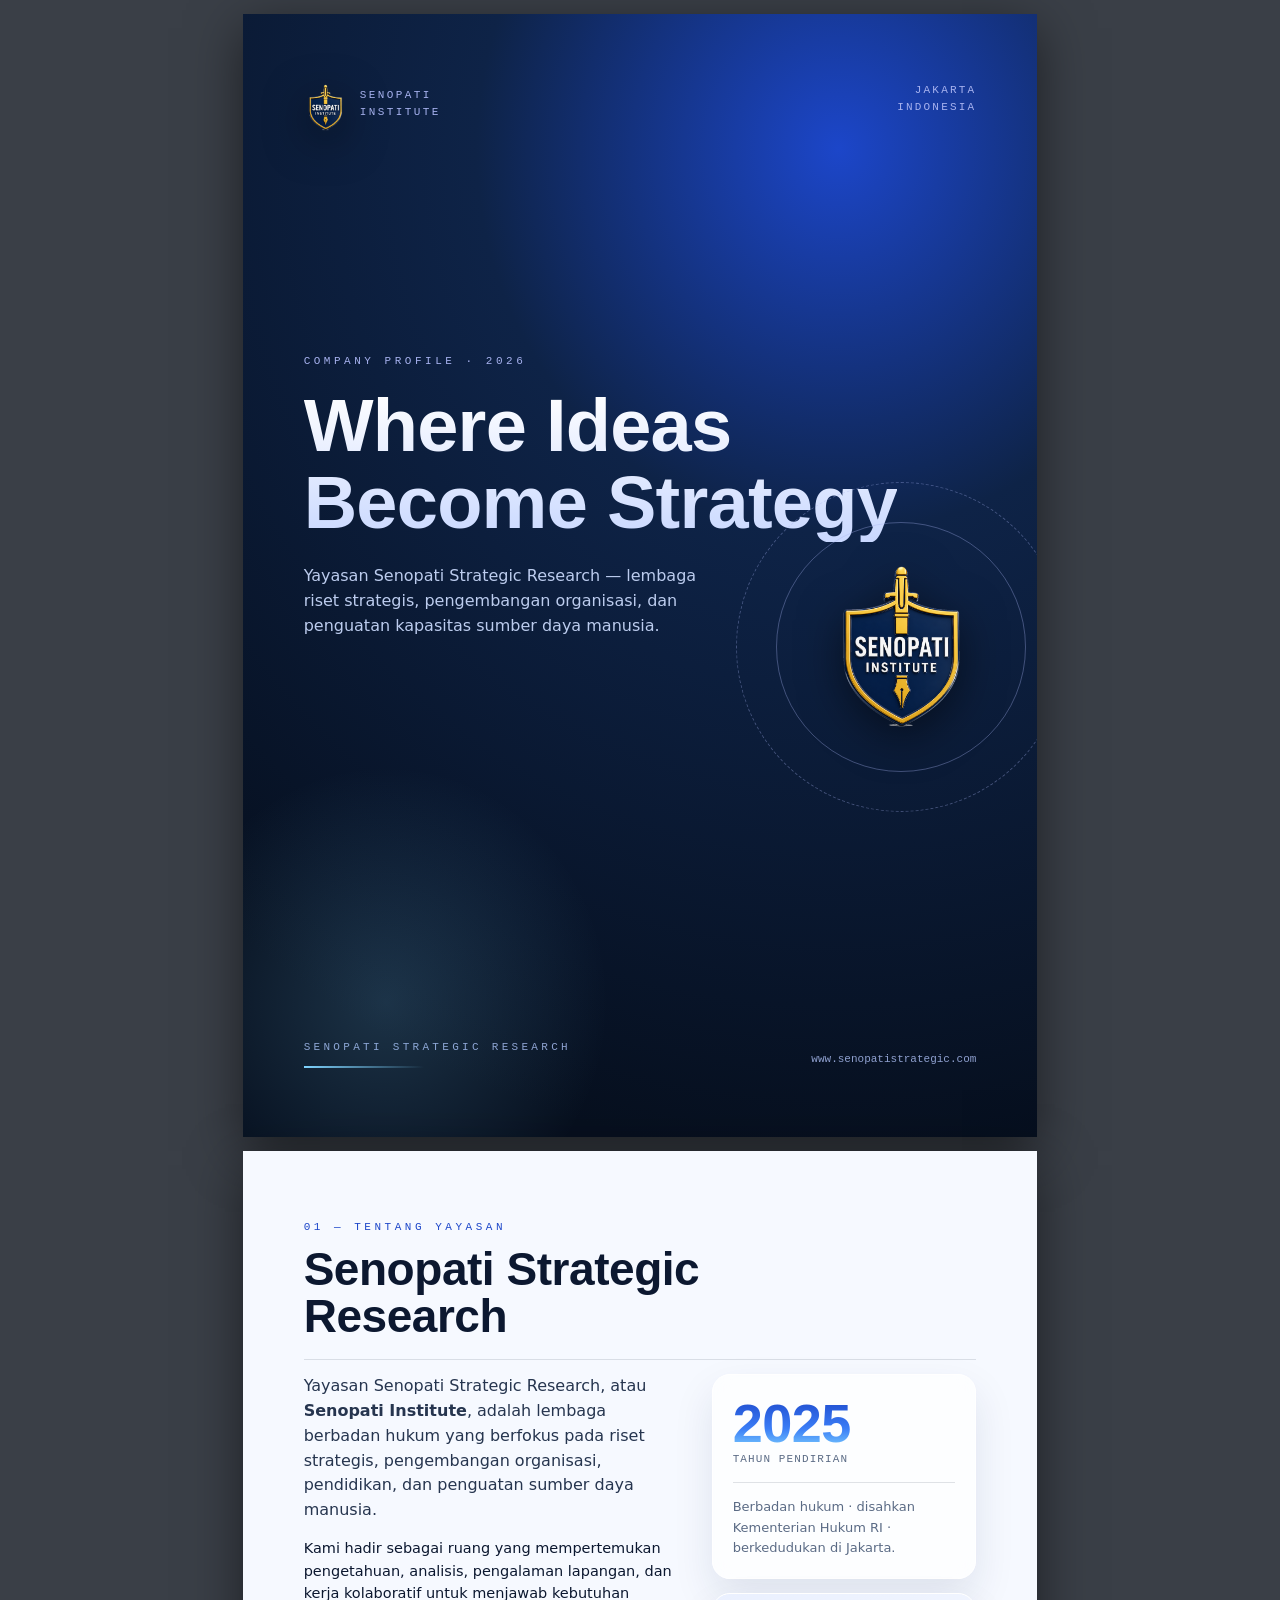
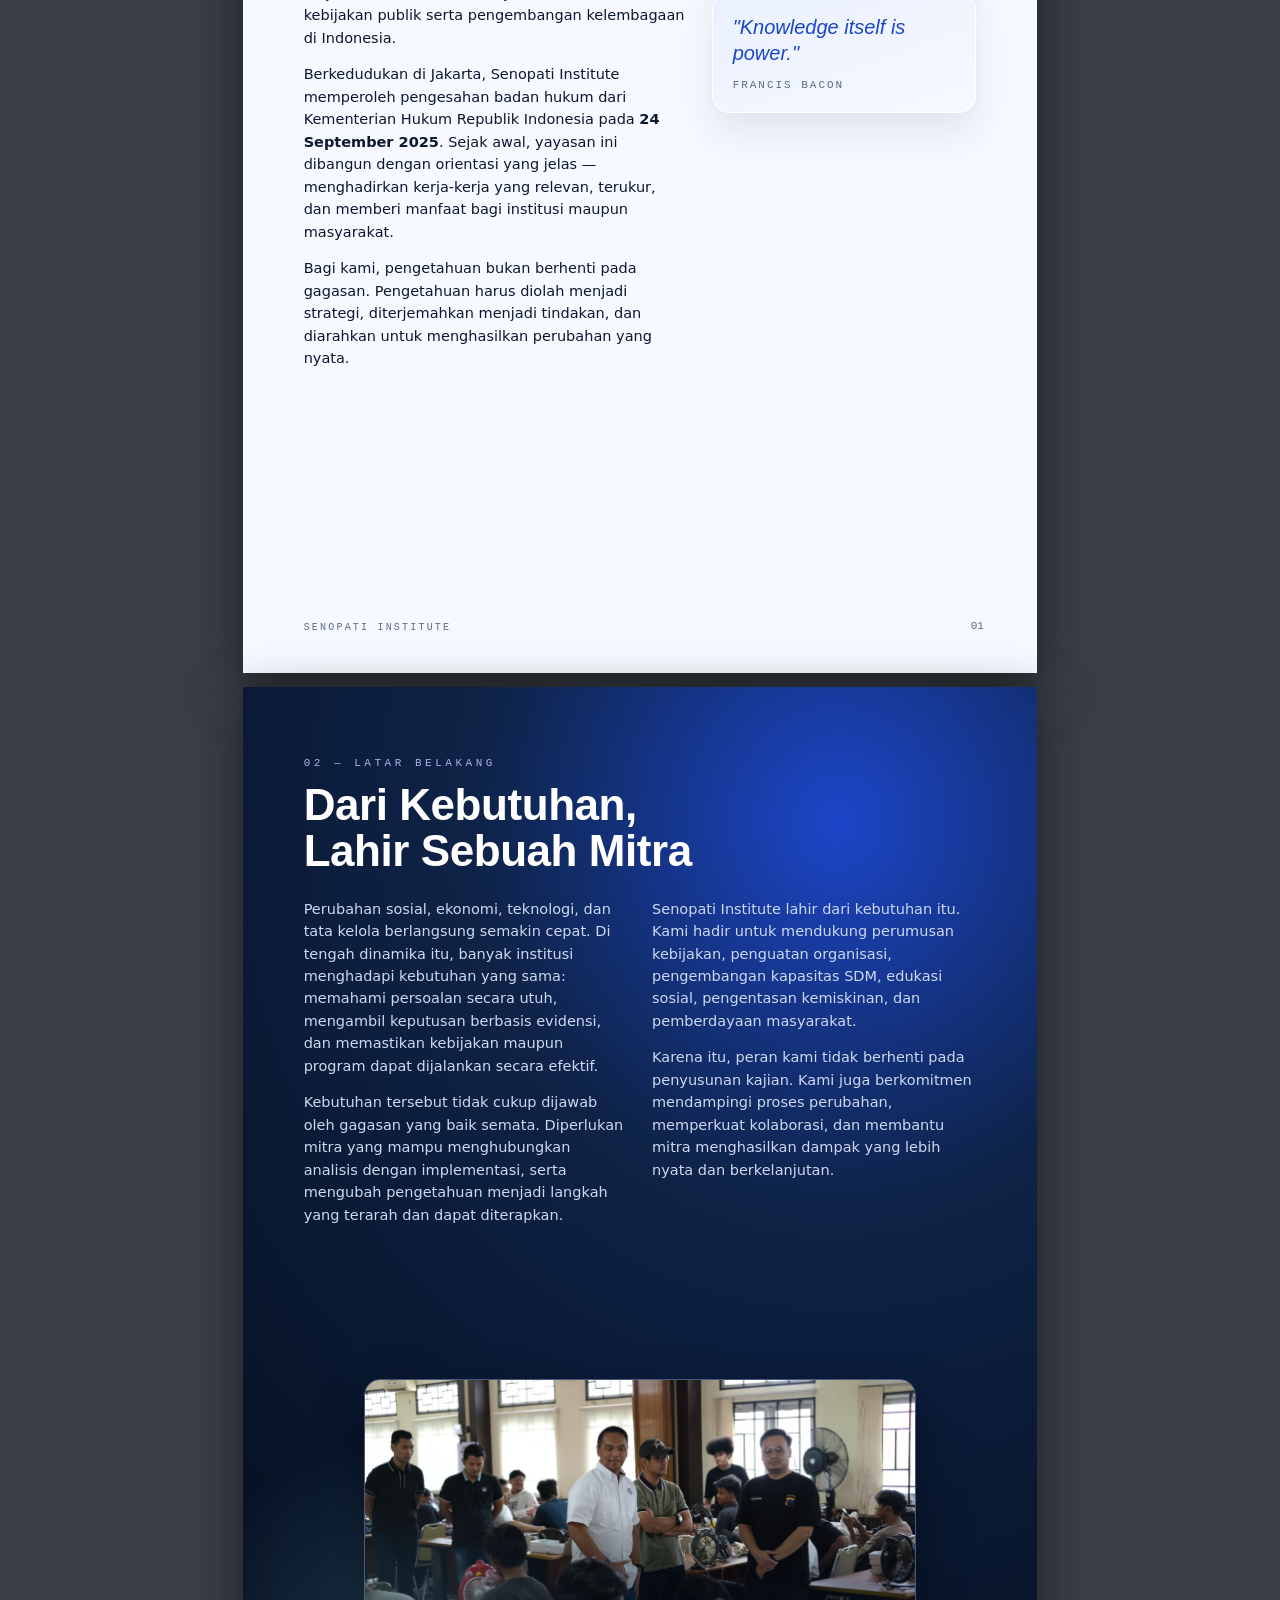
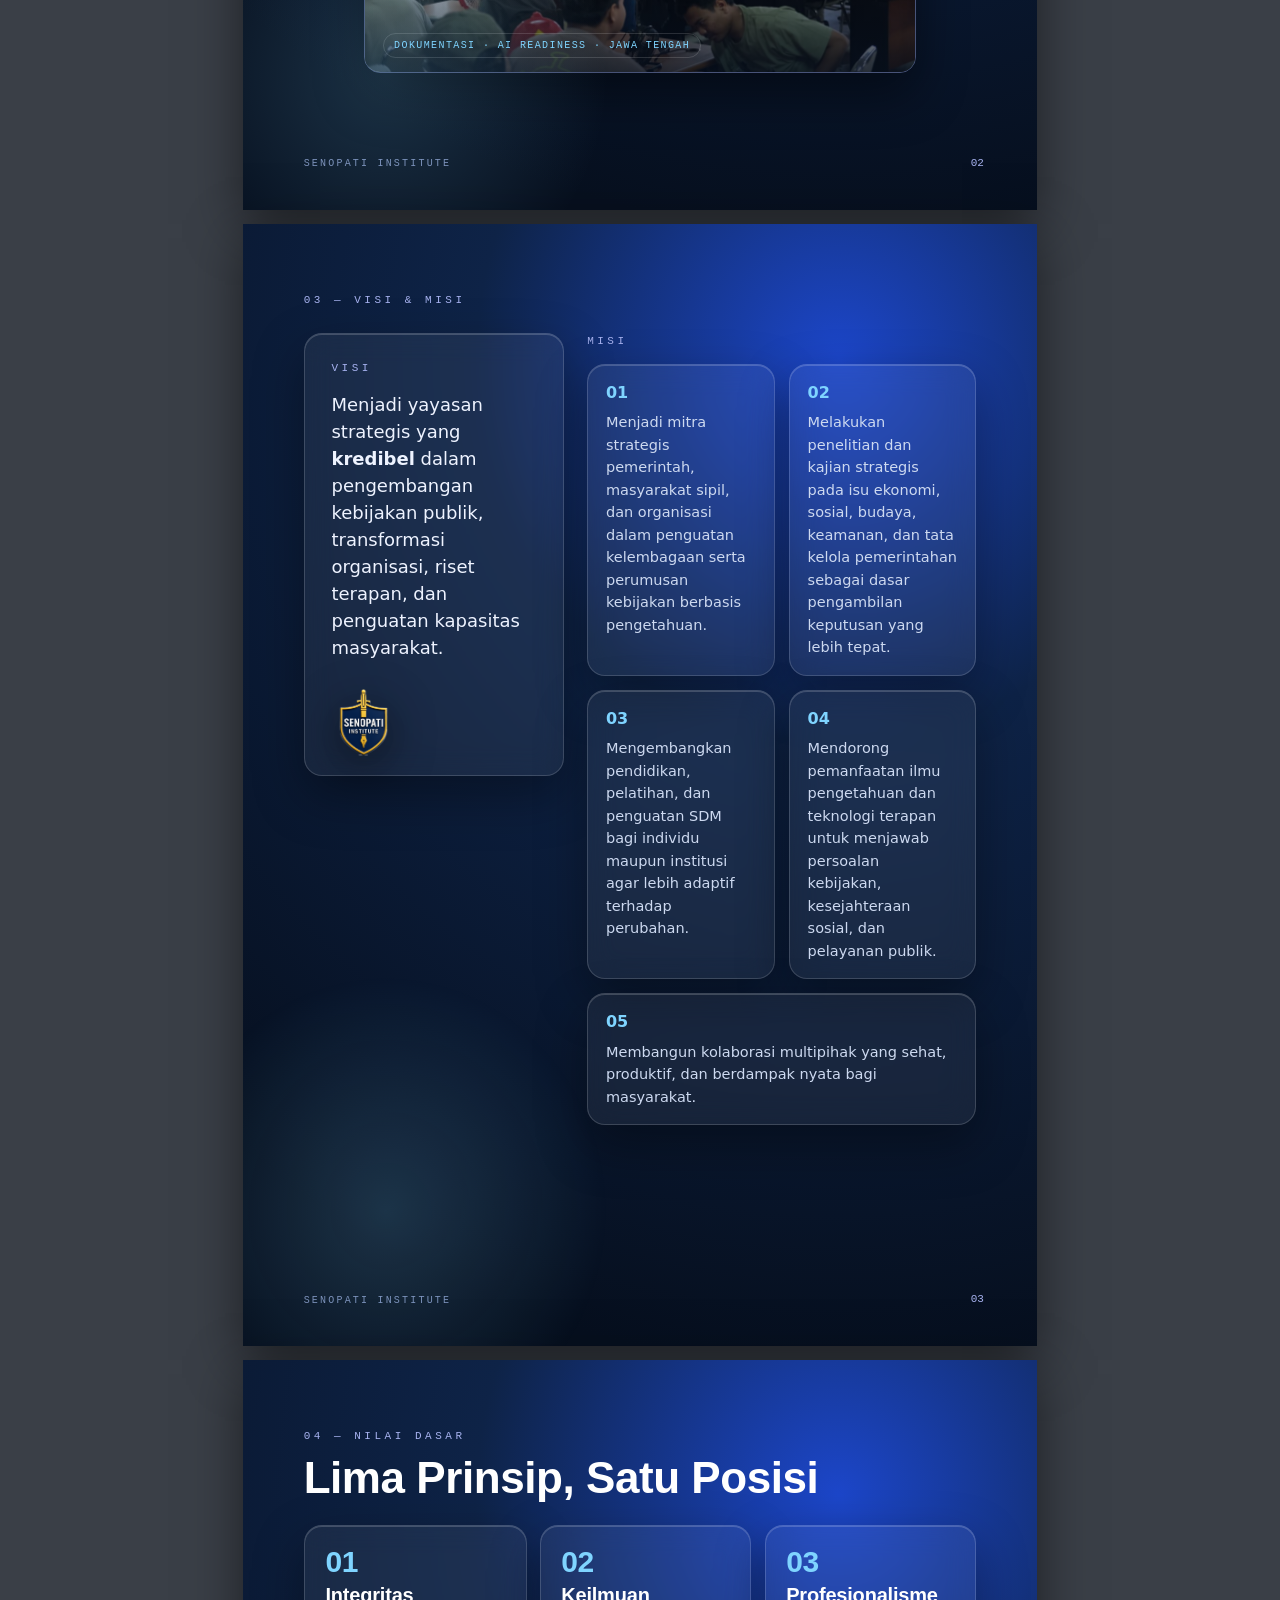
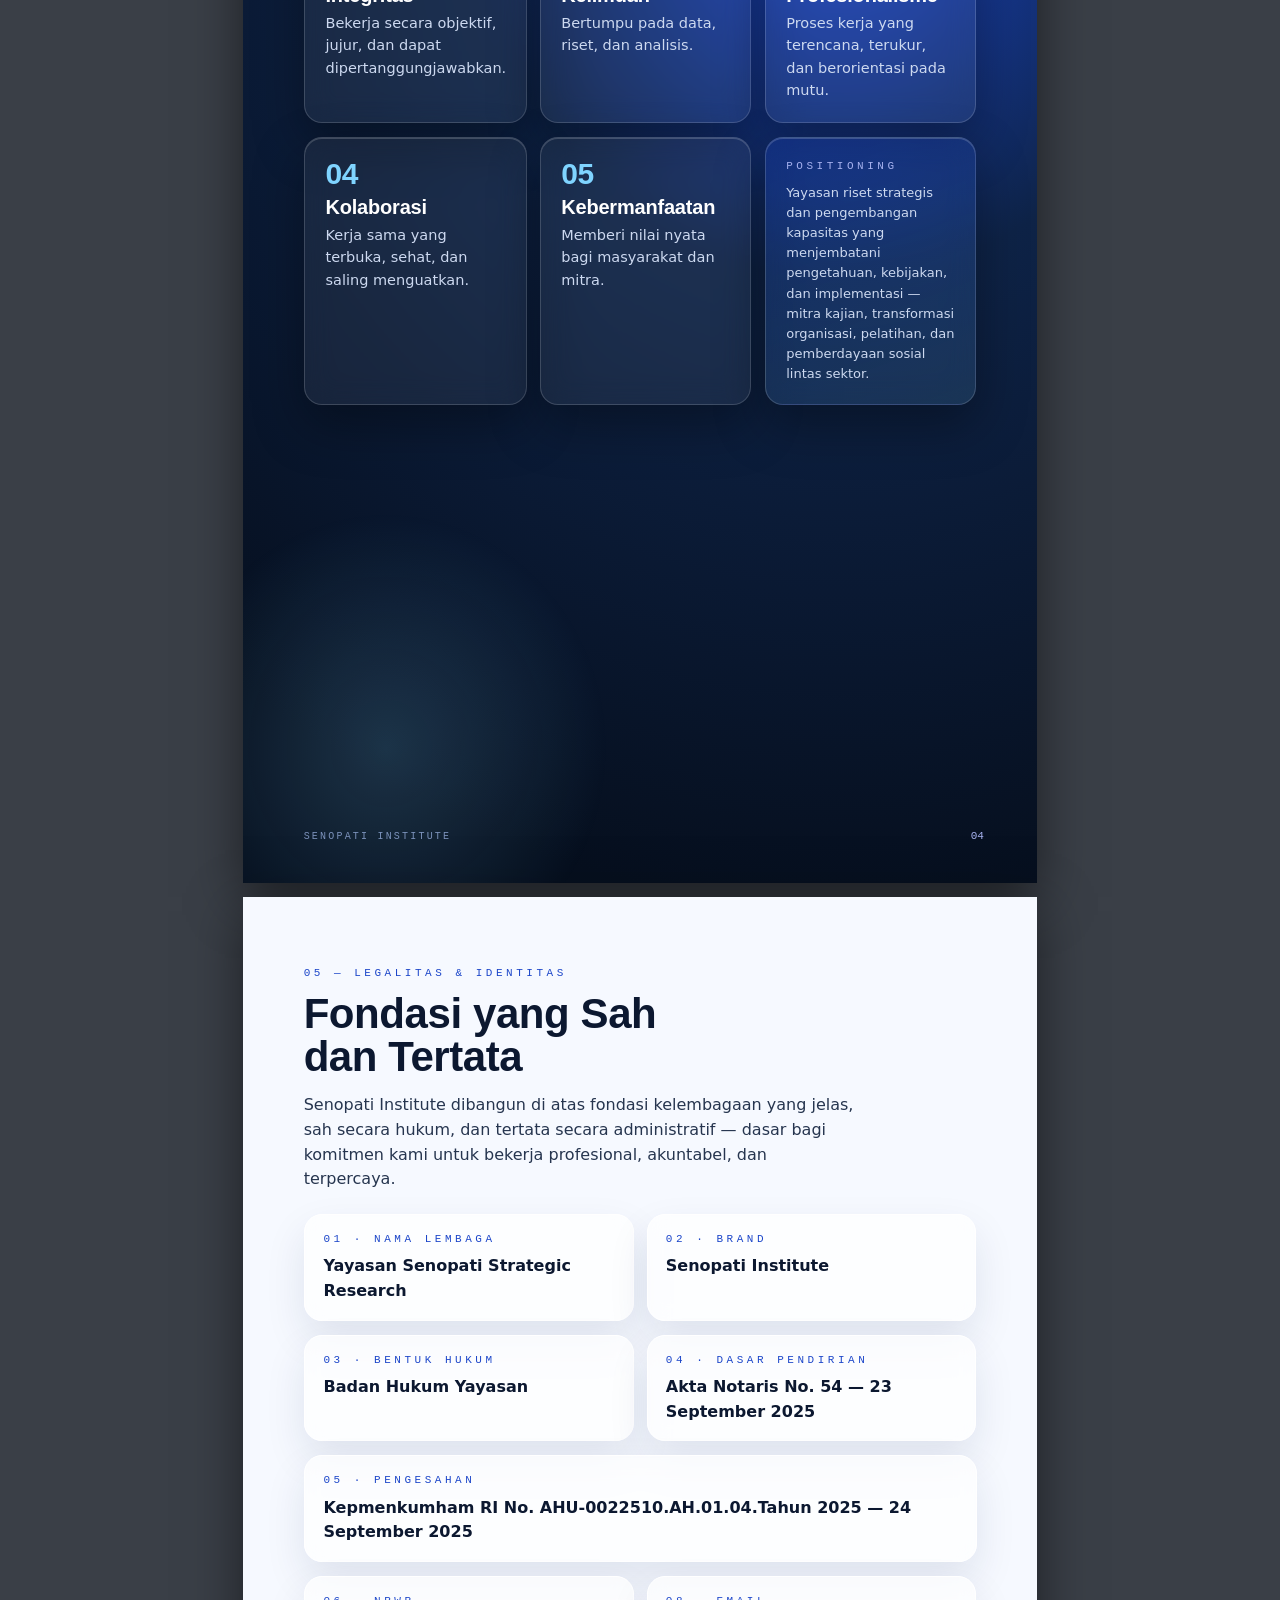
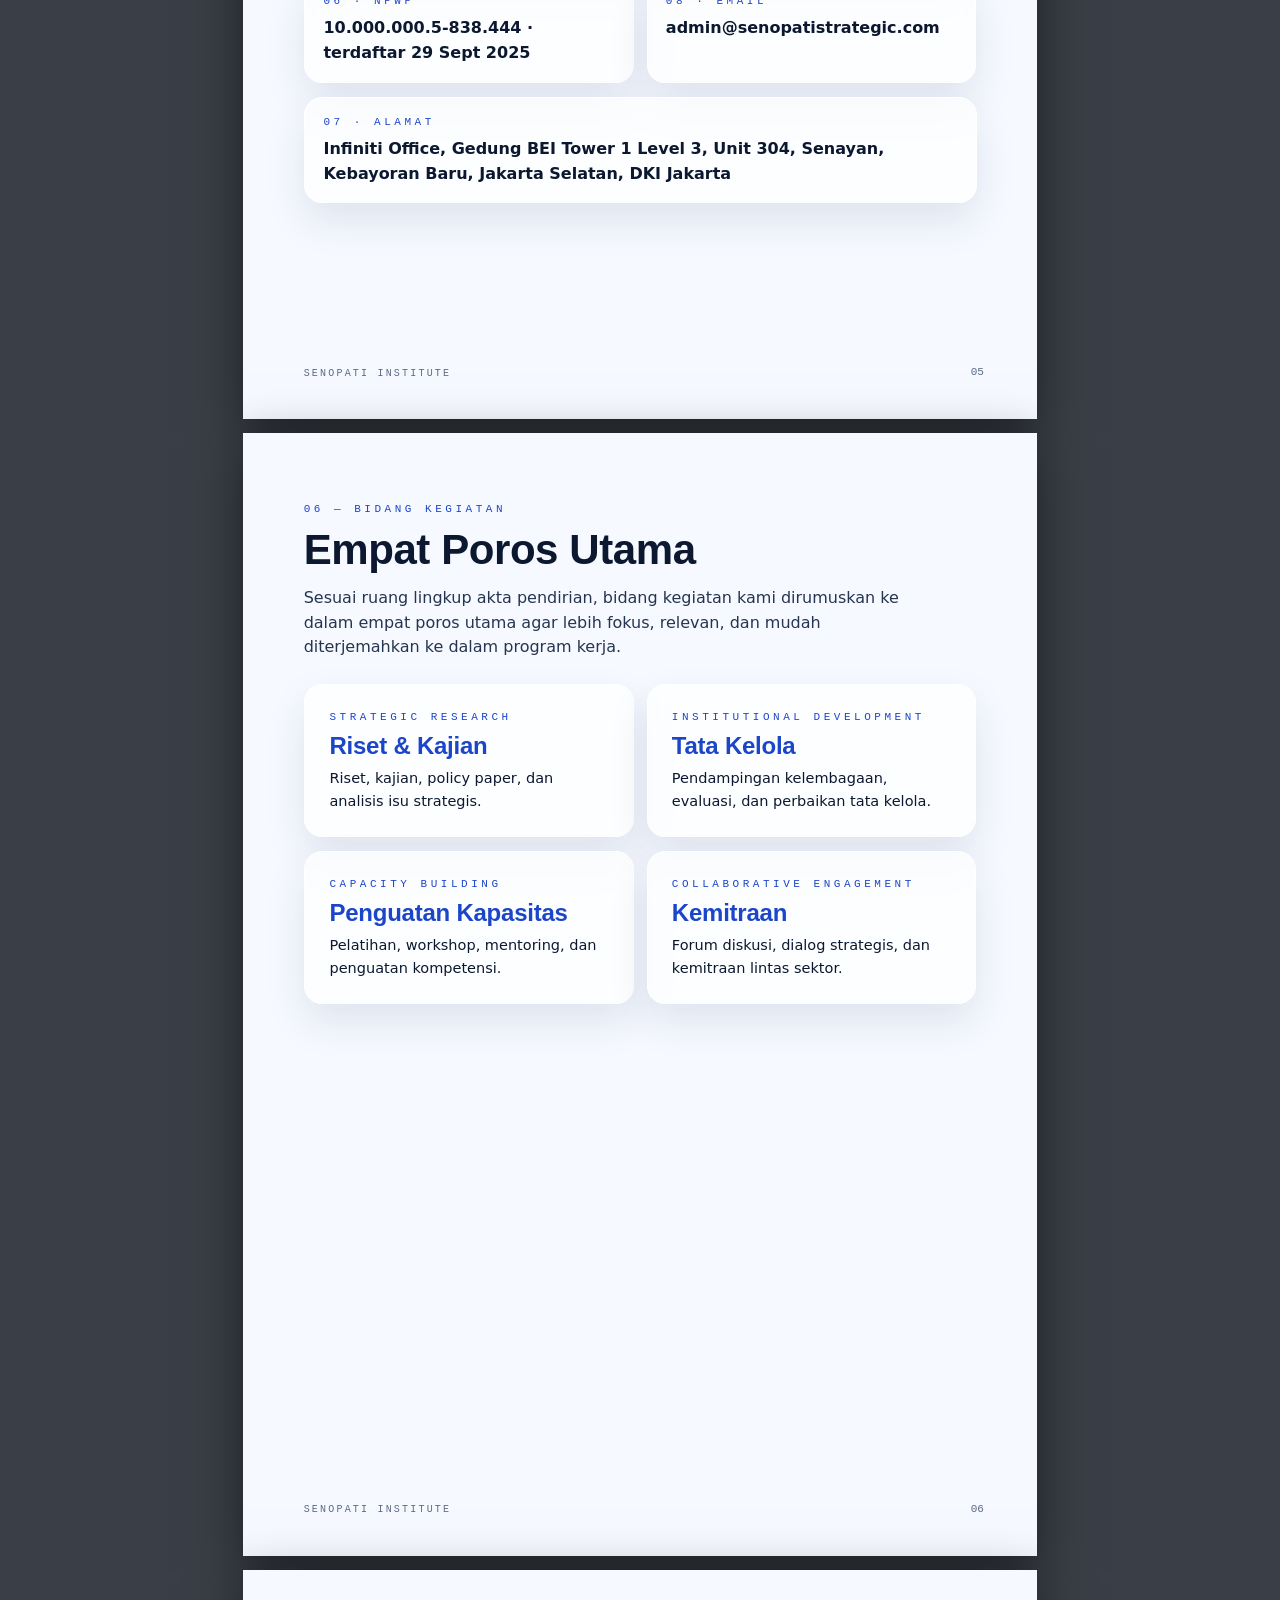
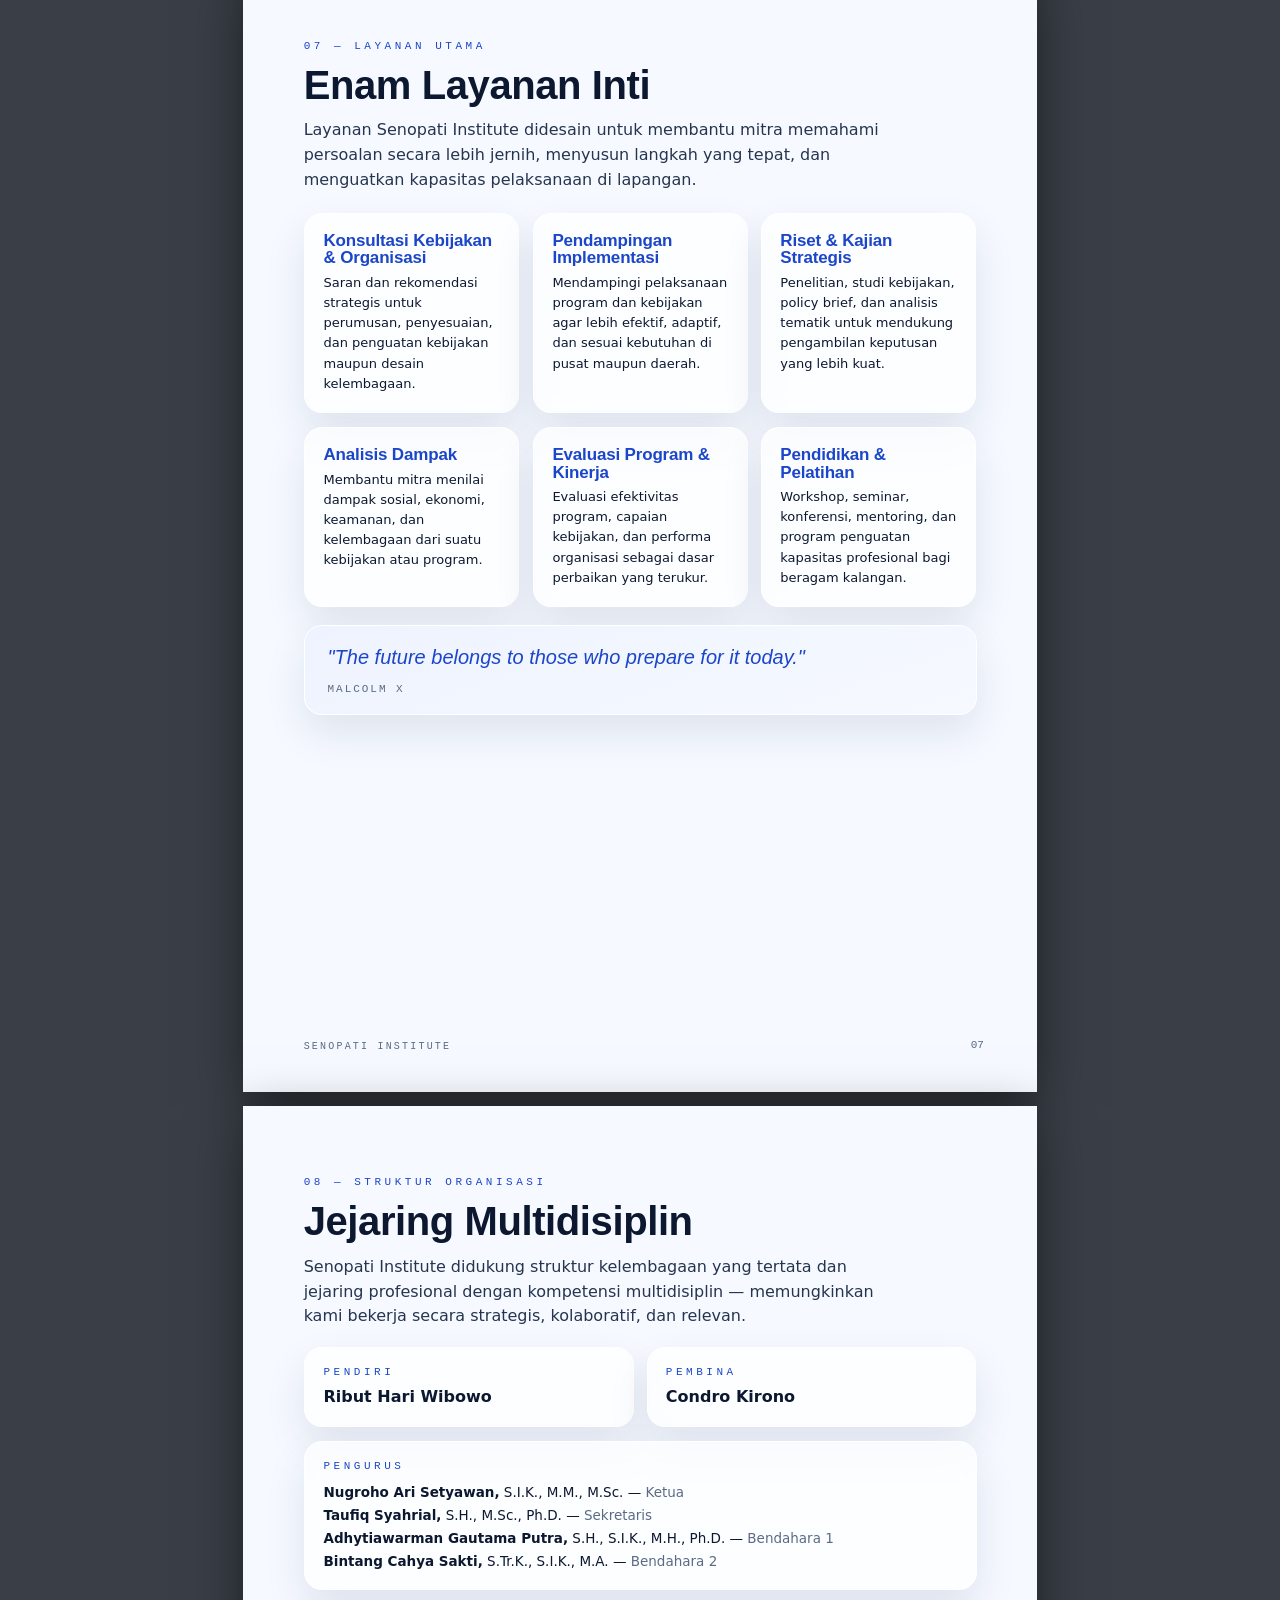
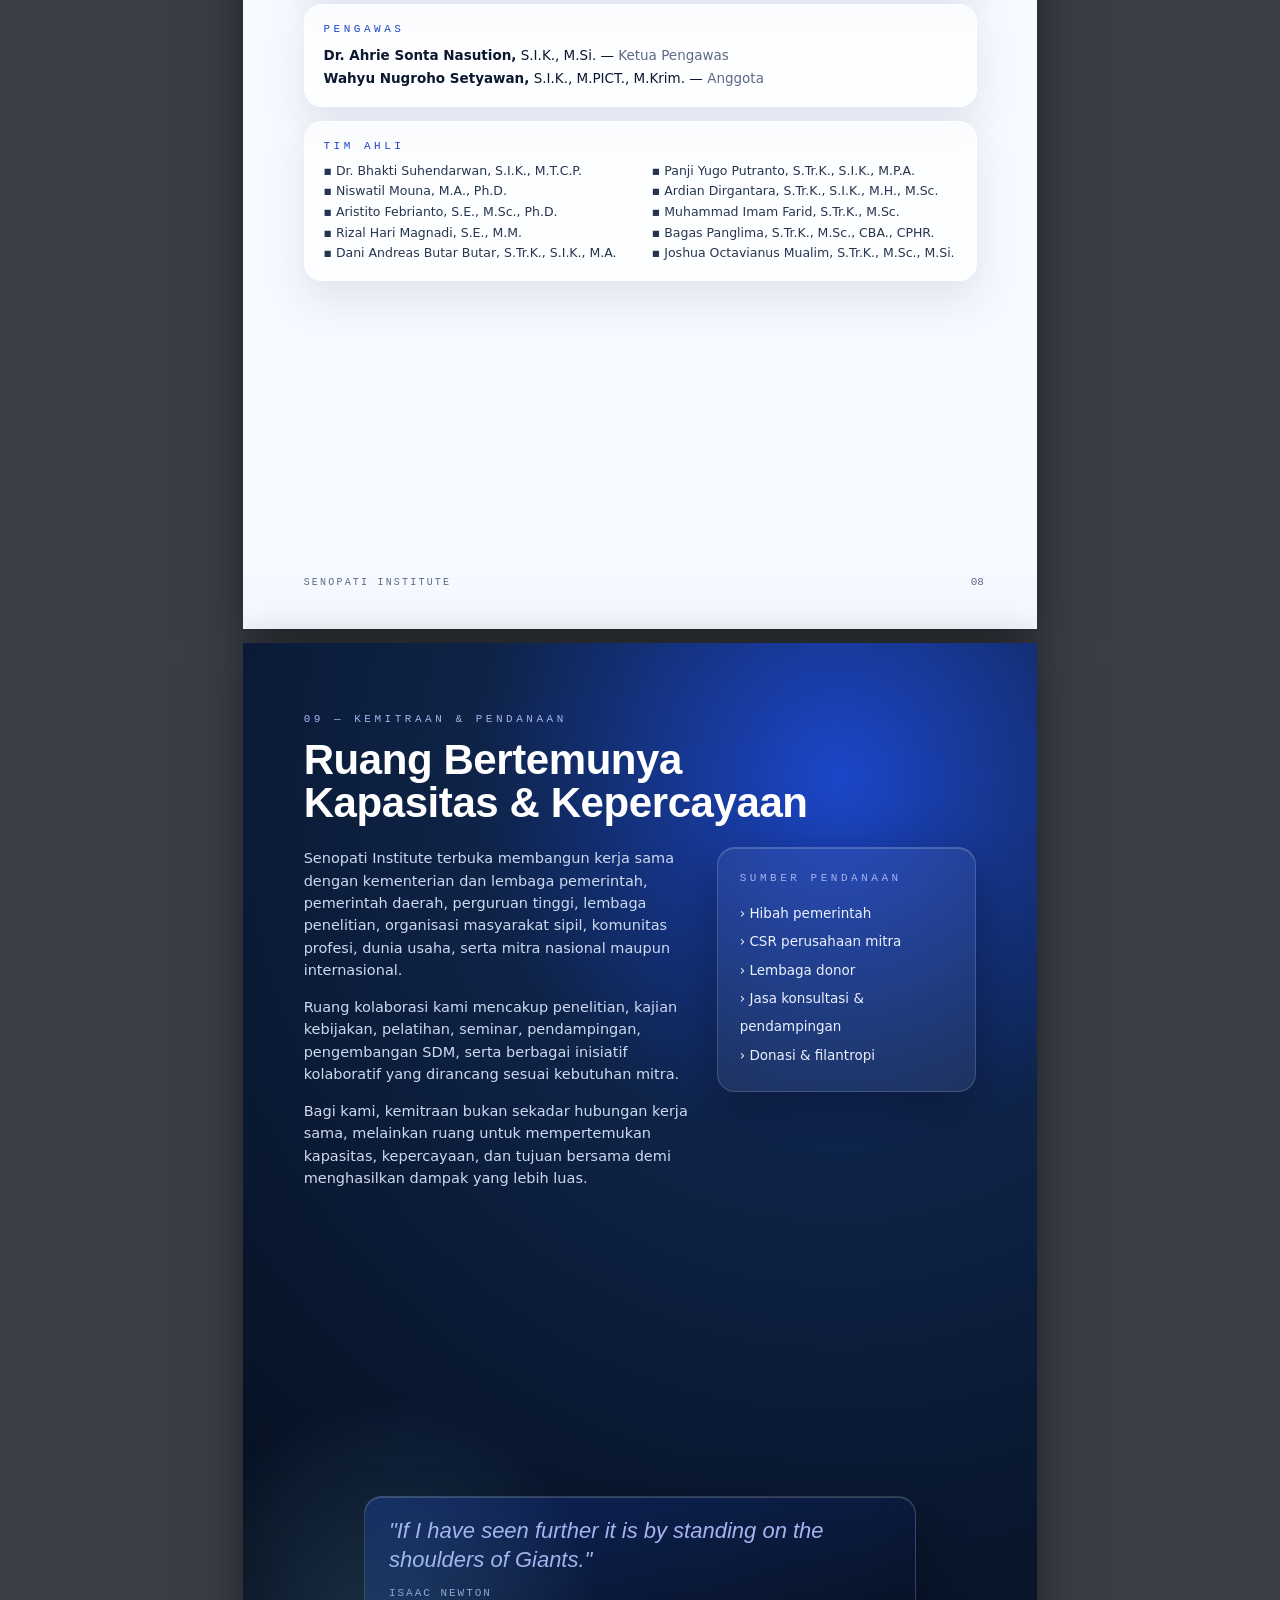
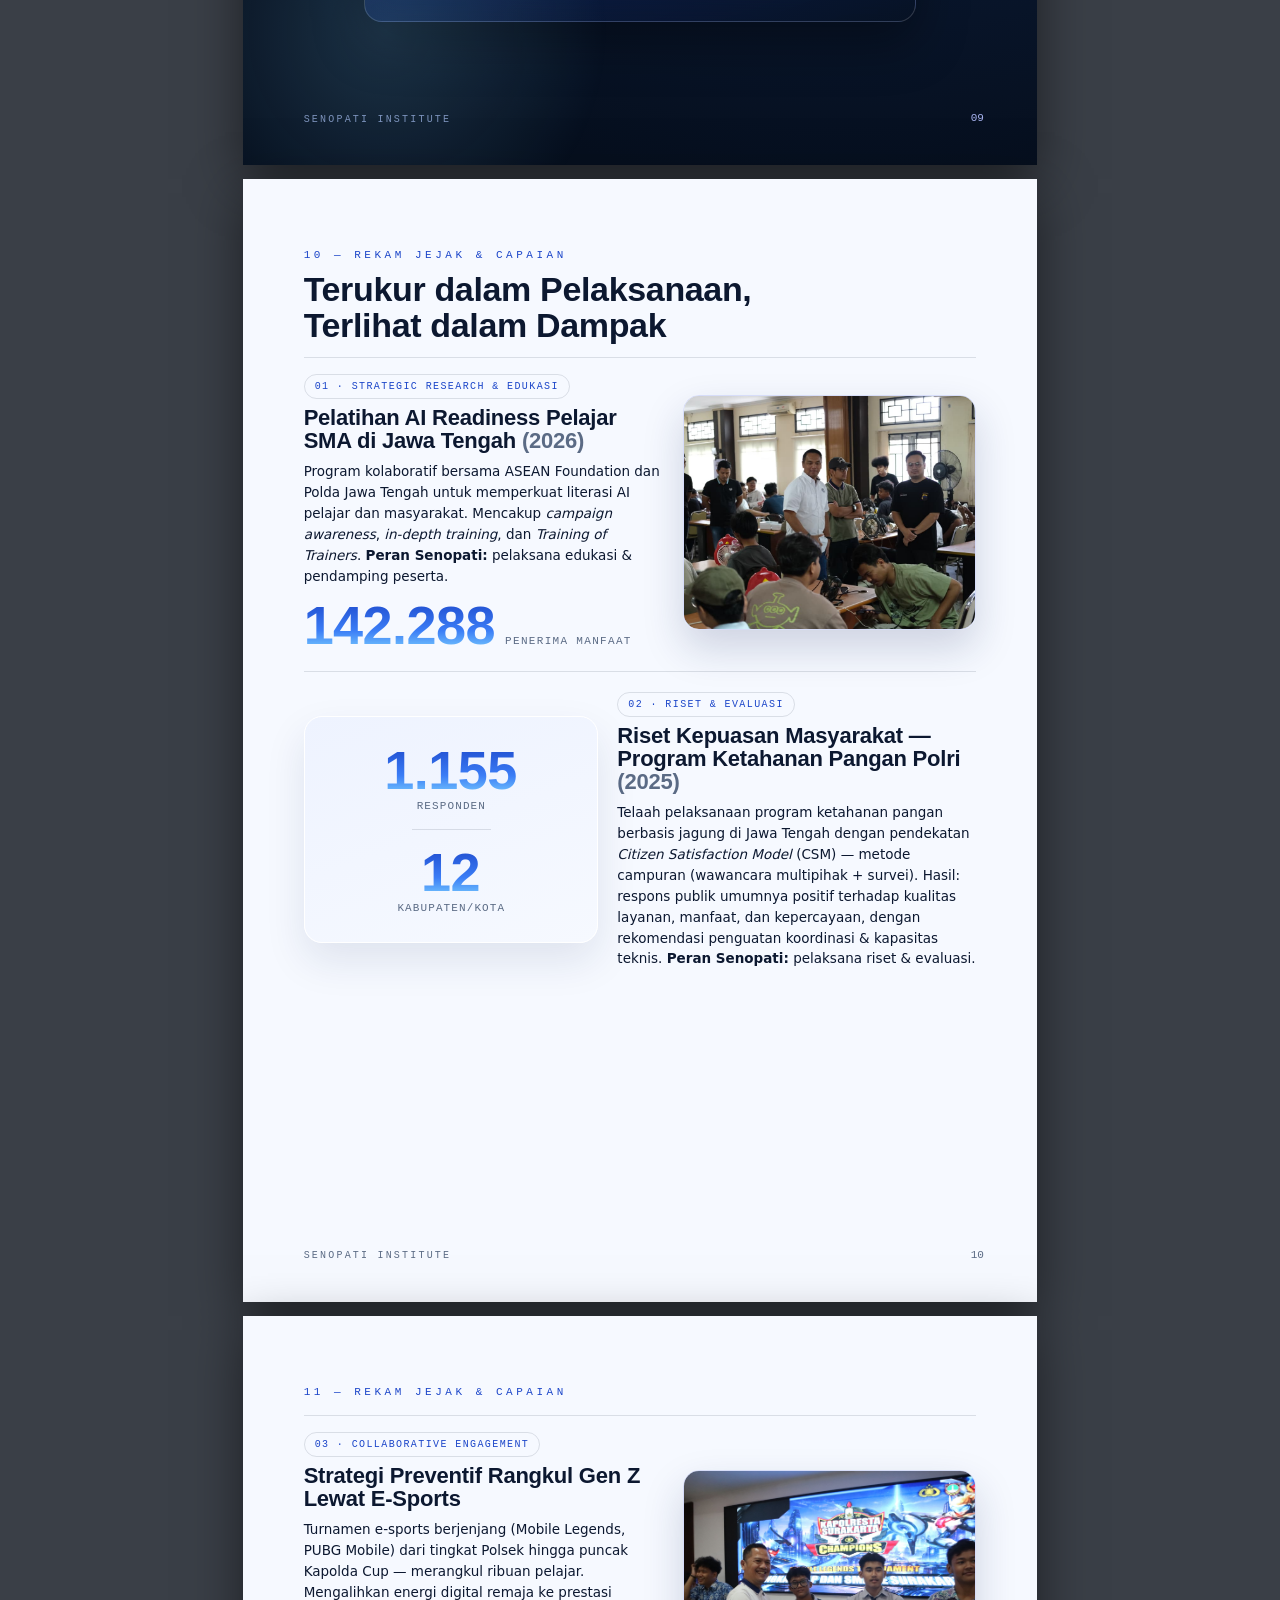
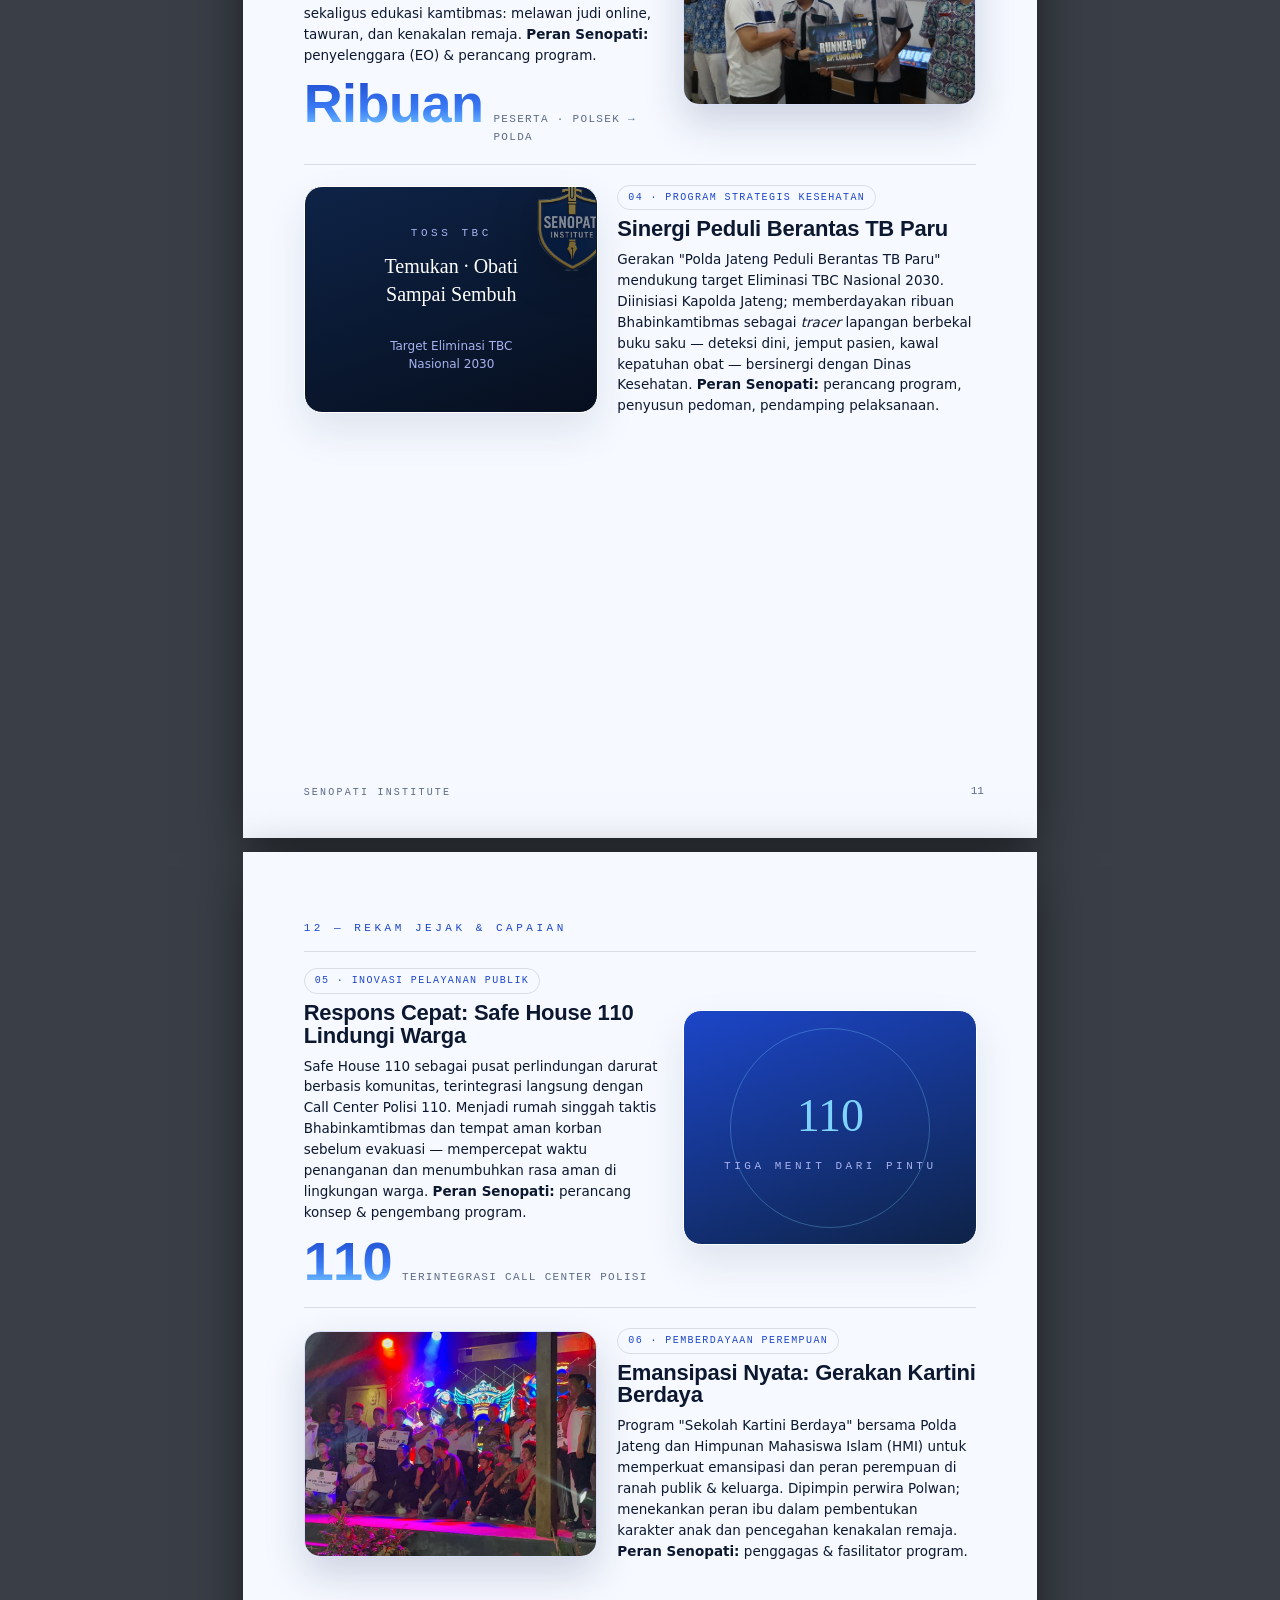
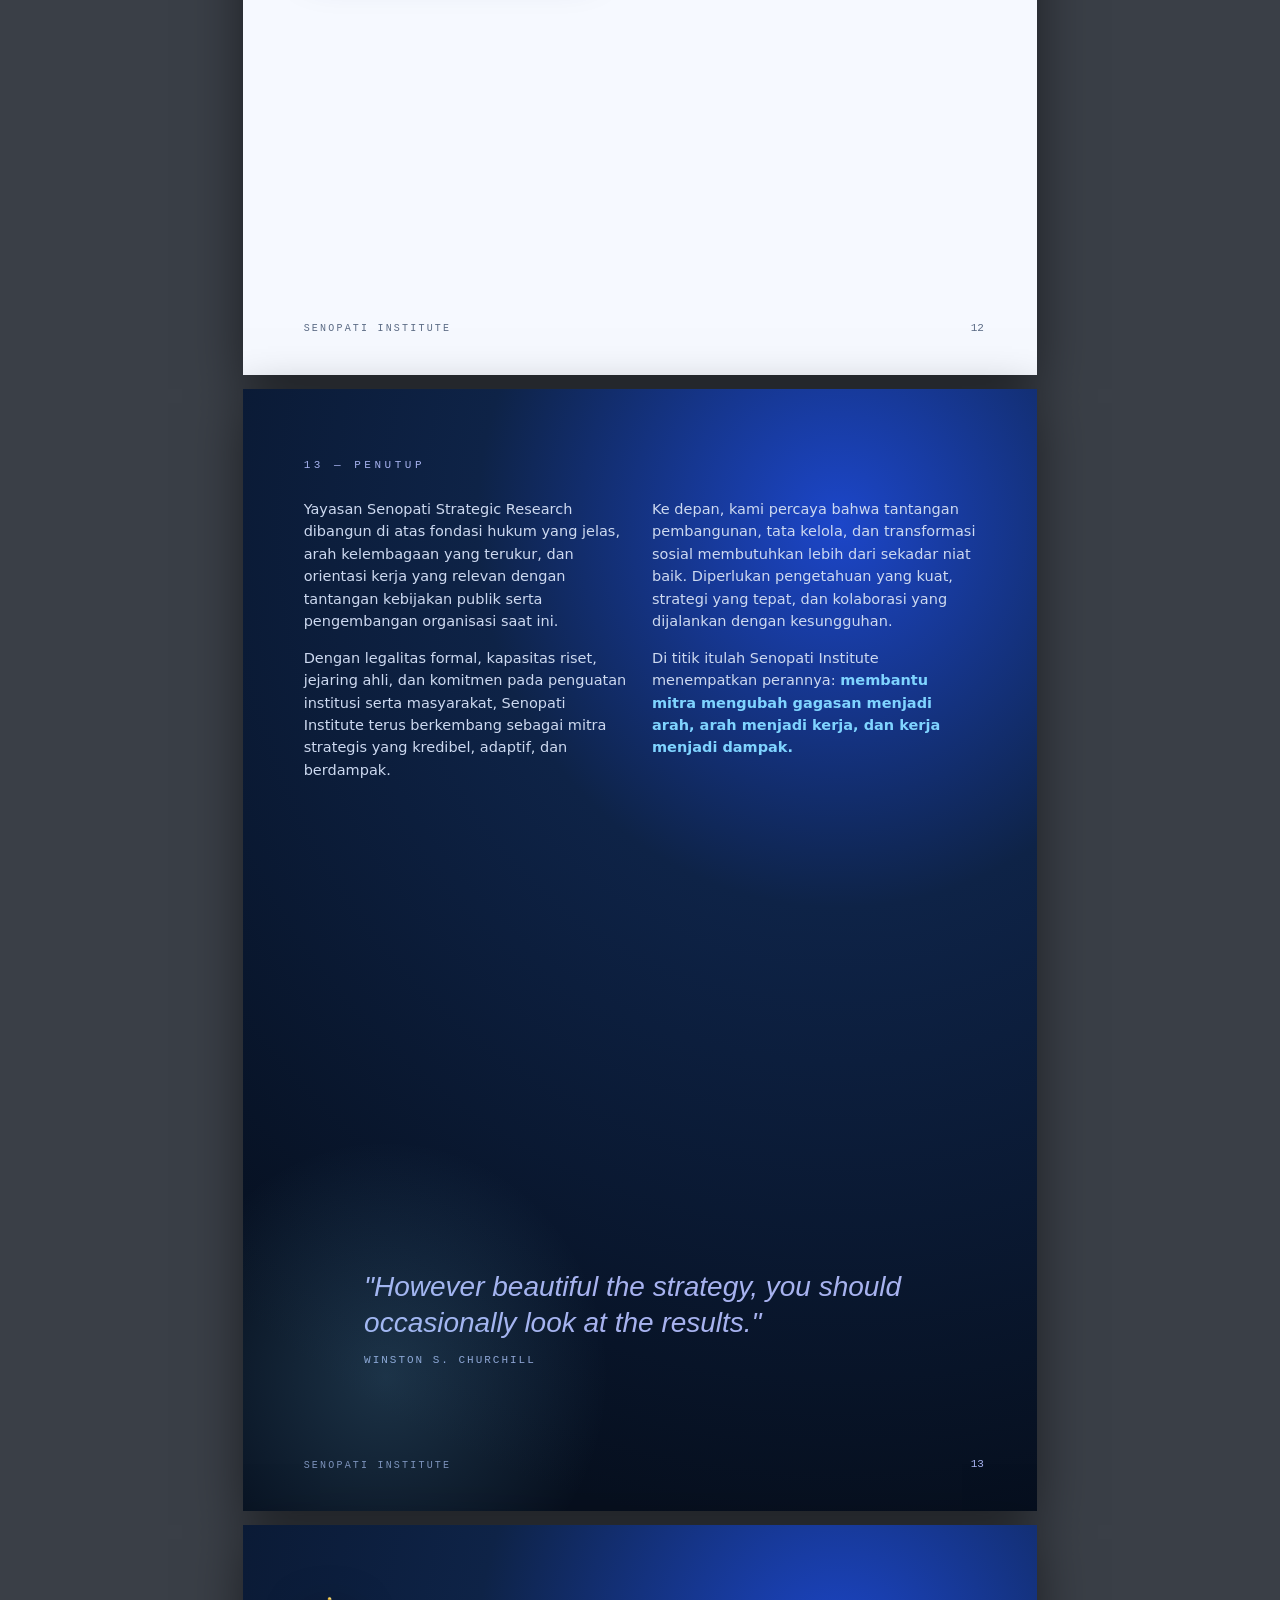
<file: profile.html>
<!DOCTYPE html>
<html lang="id">
<head>
<meta charset="UTF-8">
<meta name="viewport" content="width=device-width, initial-scale=1.0">
<title>Senopati Institute — Company Profile 2026</title>
<link rel="icon" href="assets/img/favicon-192.png">
<link href="https://api.fontshare.com/v2/css?f[]=clash-display@500,600,700&f[]=switzer@400,500,600,700&f[]=space-mono@400&display=swap" rel="stylesheet">
<style>
:root{
  --navy-900:#060f1e; --navy-800:#0a1830; --navy-700:#0e2347;
  --royal:#1c46c9; --blue:#3b7df6; --cyan:#7fd4ff; --peri:#a7b2ef;
  --paper:#f6f9ff; --ice:#e9f0ff; --white:#fff;
  --ink:#0c1830; --muted:#5b6b85;
  --line-d:rgba(255,255,255,.14); --line-l:rgba(12,24,48,.12);
}
*{margin:0;padding:0;box-sizing:border-box}
html{-webkit-print-color-adjust:exact;print-color-adjust:exact}
body{font-family:'Switzer',system-ui,sans-serif;color:var(--ink);background:#3a3f47;line-height:1.55}

@page{size:A4 portrait;margin:0}
.page{
  position:relative;width:210mm;height:297mm;overflow:hidden;
  page-break-after:always;background:var(--paper);
}
.page:last-child{page-break-after:auto}
@media screen{
  .page{margin:14px auto;box-shadow:0 14px 50px rgba(0,0,0,.5)}
}

/* ---------- type ---------- */
.kicker{font-family:'Space Mono',monospace;font-size:11px;letter-spacing:.32em;text-transform:uppercase;color:var(--royal)}
.kicker.l{color:var(--peri)}
h1,h2,h3,.num{font-family:'Clash Display',sans-serif;font-weight:600;line-height:1.04;letter-spacing:-.01em}
p{font-size:14.5px}
.lead{font-size:16px;color:#26354f}
.dark p,.dark .lead{color:#cdd9f0}

/* ---------- grounds ---------- */
.dark{background:radial-gradient(120% 90% at 75% 12%,#1c46c9 0%,#0e2347 38%,#060f1e 100%);color:#eaf1ff}
.dark::after{content:"";position:absolute;inset:0;background:
  radial-gradient(40% 30% at 18% 88%,rgba(127,212,255,.18),transparent 70%);pointer-events:none}
.pad{position:absolute;top:18mm;right:16mm;bottom:18mm;left:16mm}
.pageno{position:absolute;right:14mm;bottom:10mm;font-family:'Space Mono',monospace;font-size:11px;color:var(--muted)}
.dark .pageno{color:var(--peri)}
.brandmark{position:absolute;left:16mm;bottom:10mm;font-family:'Space Mono',monospace;font-size:10px;letter-spacing:.22em;text-transform:uppercase;color:var(--muted)}
.dark .brandmark{color:#7d8cb5}

/* ---------- glass ---------- */
.glass{background:rgba(255,255,255,.06);backdrop-filter:blur(14px);border:1px solid rgba(255,255,255,.16);border-radius:18px;box-shadow:0 20px 50px rgba(0,0,0,.35),inset 0 1px 0 rgba(255,255,255,.18)}
.glass-l{background:rgba(255,255,255,.72);backdrop-filter:blur(10px);border:1px solid #fff;border-radius:18px;box-shadow:0 18px 40px rgba(20,40,90,.10)}

/* ---------- emblem (Senopati shield) ---------- */
.emblem{position:relative;display:grid;place-items:center}
.emblem img{max-width:86%;max-height:92%;width:auto;height:auto;filter:drop-shadow(0 10px 22px rgba(0,0,0,.5))}
.orbit{position:absolute;border:1px solid rgba(167,178,239,.35);border-radius:50%}

/* ---------- number callout ---------- */
.callout{display:flex;align-items:baseline;gap:10px}
.callout .num{font-size:54px;background:linear-gradient(180deg,#1c46c9,#3b7df6 60%,#7fd4ff);-webkit-background-clip:text;background-clip:text;color:#1c46c9;-webkit-text-fill-color:transparent}
.callout .cap{font-family:'Space Mono',monospace;font-size:11px;letter-spacing:.12em;text-transform:uppercase;color:var(--muted)}

/* ---------- photo treatment (full-color, glass frame) ---------- */
.photo{border-radius:16px;border:1px solid rgba(167,178,239,.4);overflow:hidden;box-shadow:0 18px 40px rgba(20,40,90,.18)}
.photo img{width:100%;height:100%;object-fit:cover;display:block}
.photo.dk{box-shadow:0 22px 50px rgba(0,0,0,.45)}
.photo.dk::after{content:"";position:absolute}

/* ---------- quote band ---------- */
.quote{font-family:'Clash Display',sans-serif;font-style:italic;font-weight:500;color:var(--peri);font-size:24px;line-height:1.3}
.quote .who{display:block;font-style:normal;font-family:'Space Mono',monospace;font-size:11px;letter-spacing:.18em;text-transform:uppercase;color:#8fa0cf;margin-top:12px}

hr.thin{border:0;border-top:1px solid var(--line-l);margin:14px 0}
.dark hr.thin{border-top:1px solid var(--line-d)}
.grid{display:grid;gap:14px}
ul.clean{list-style:none}
.tag{display:inline-block;font-family:'Space Mono',monospace;font-size:10px;letter-spacing:.14em;text-transform:uppercase;padding:4px 10px;border-radius:999px;border:1px solid var(--line-l);color:var(--royal)}
.dark .tag{border-color:var(--line-d);color:var(--cyan)}
</style>
</head>
<body>

<!-- ============ COVER ============ -->
<section class="page dark">
  <div class="pad">
    <div style="display:flex;justify-content:space-between;align-items:flex-start">
      <div style="display:flex;align-items:center;gap:12px">
        <div class="emblem" style="width:44px;height:44px;border-radius:12px"><img src="assets/img/logo-senopati.png" alt=""></div>
        <div style="font-family:'Space Mono',monospace;font-size:11px;letter-spacing:.22em;text-transform:uppercase;color:var(--peri)">Senopati<br>Institute</div>
      </div>
      <div style="text-align:right;font-family:'Space Mono',monospace;font-size:11px;letter-spacing:.2em;color:var(--peri)">JAKARTA<br>INDONESIA</div>
    </div>

    <div style="position:absolute;left:0;top:42%;transform:translateY(-50%)">
      <div class="kicker l" style="margin-bottom:18px">Company Profile · 2026</div>
      <h1 style="font-size:74px;background:linear-gradient(180deg,#fff,#c9d8ff);-webkit-background-clip:text;background-clip:text;color:#eef3ff;-webkit-text-fill-color:transparent">Where Ideas<br>Become Strategy</h1>
      <p style="margin-top:22px;max-width:430px;font-size:16px;color:#bcccee">Yayasan Senopati Strategic Research — lembaga riset strategis, pengembangan organisasi, dan penguatan kapasitas sumber daya manusia.</p>
    </div>

    <!-- emblem big -->
    <div class="emblem" style="position:absolute;right:0;top:48%;width:150px;height:182px">
      <img src="assets/img/logo-senopati.png" alt="Senopati emblem">
      <div class="orbit" style="width:250px;height:250px"></div>
      <div class="orbit" style="width:330px;height:330px;border-style:dashed"></div>
    </div>

    <div style="position:absolute;left:0;bottom:0;width:100%;display:flex;justify-content:space-between;align-items:flex-end">
      <div>
        <div style="font-family:'Space Mono',monospace;font-size:11px;letter-spacing:.3em;color:#8fa0cf">SENOPATI STRATEGIC RESEARCH</div>
        <div style="height:2px;width:120px;margin-top:10px;background:linear-gradient(90deg,var(--cyan),transparent)"></div>
      </div>
      <div style="font-family:'Space Mono',monospace;font-size:11px;color:#8fa0cf">www.senopatistrategic.com</div>
    </div>
  </div>
</section>

<!-- ============ 1 · TENTANG ============ -->
<section class="page">
  <div class="pad">
    <div class="kicker">01 — Tentang Yayasan</div>
    <h2 style="font-size:46px;margin-top:10px">Senopati Strategic<br>Research</h2>
    <hr class="thin" style="margin-top:18px">
    <div style="display:grid;grid-template-columns:1.3fr .9fr;gap:26px;margin-top:8px">
      <div>
        <p class="lead">Yayasan Senopati Strategic Research, atau <b>Senopati Institute</b>, adalah lembaga berbadan hukum yang berfokus pada riset strategis, pengembangan organisasi, pendidikan, dan penguatan sumber daya manusia.</p>
        <p style="margin-top:14px">Kami hadir sebagai ruang yang mempertemukan pengetahuan, analisis, pengalaman lapangan, dan kerja kolaboratif untuk menjawab kebutuhan kebijakan publik serta pengembangan kelembagaan di Indonesia.</p>
        <p style="margin-top:14px">Berkedudukan di Jakarta, Senopati Institute memperoleh pengesahan badan hukum dari Kementerian Hukum Republik Indonesia pada <b>24 September 2025</b>. Sejak awal, yayasan ini dibangun dengan orientasi yang jelas — menghadirkan kerja-kerja yang relevan, terukur, dan memberi manfaat bagi institusi maupun masyarakat.</p>
        <p style="margin-top:14px">Bagi kami, pengetahuan bukan berhenti pada gagasan. Pengetahuan harus diolah menjadi strategi, diterjemahkan menjadi tindakan, dan diarahkan untuk menghasilkan perubahan yang nyata.</p>
      </div>
      <div style="display:flex;flex-direction:column;gap:14px">
        <div class="glass-l" style="padding:20px">
          <div class="callout"><span class="num">2025</span></div>
          <div class="cap" style="font-family:'Space Mono',monospace;font-size:11px;color:var(--muted);letter-spacing:.1em;text-transform:uppercase">Tahun Pendirian</div>
          <hr class="thin">
          <div style="font-size:13px;color:var(--muted)">Berbadan hukum · disahkan Kementerian Hukum RI · berkedudukan di Jakarta.</div>
        </div>
        <div class="glass-l" style="padding:20px;background:linear-gradient(160deg,#eaf0ff,#f6f9ff)">
          <div class="quote" style="font-size:20px;color:var(--royal)">"Knowledge itself is power."<span class="who" style="color:var(--muted)">Francis Bacon</span></div>
        </div>
      </div>
    </div>
  </div>
  <div class="brandmark">Senopati Institute</div>
  <div class="pageno">01</div>
</section>

<!-- ============ 2 · LATAR BELAKANG ============ -->
<section class="page dark">
  <div class="pad">
    <div class="kicker l">02 — Latar Belakang</div>
    <h2 style="font-size:44px;margin-top:10px;color:#fff">Dari Kebutuhan,<br>Lahir Sebuah Mitra</h2>
    <div style="display:grid;grid-template-columns:1fr 1fr;gap:24px;margin-top:24px;align-items:start">
      <div>
        <p>Perubahan sosial, ekonomi, teknologi, dan tata kelola berlangsung semakin cepat. Di tengah dinamika itu, banyak institusi menghadapi kebutuhan yang sama: memahami persoalan secara utuh, mengambil keputusan berbasis evidensi, dan memastikan kebijakan maupun program dapat dijalankan secara efektif.</p>
        <p style="margin-top:14px">Kebutuhan tersebut tidak cukup dijawab oleh gagasan yang baik semata. Diperlukan mitra yang mampu menghubungkan analisis dengan implementasi, serta mengubah pengetahuan menjadi langkah yang terarah dan dapat diterapkan.</p>
      </div>
      <div>
        <p>Senopati Institute lahir dari kebutuhan itu. Kami hadir untuk mendukung perumusan kebijakan, penguatan organisasi, pengembangan kapasitas SDM, edukasi sosial, pengentasan kemiskinan, dan pemberdayaan masyarakat.</p>
        <p style="margin-top:14px">Karena itu, peran kami tidak berhenti pada penyusunan kajian. Kami juga berkomitmen mendampingi proses perubahan, memperkuat kolaborasi, dan membantu mitra menghasilkan dampak yang lebih nyata dan berkelanjutan.</p>
      </div>
    </div>
    <div class="photo dk" style="position:absolute;left:16mm;right:16mm;bottom:18mm;height:78mm;border-radius:16px">
      <img src="assets/photos/ai-training.jpg" alt="Kegiatan pelatihan Senopati Institute">
      <div style="position:absolute;inset:0;background:linear-gradient(180deg,transparent 45%,rgba(6,15,30,.78))"></div>
      <div style="position:absolute;left:18px;bottom:14px"><span class="tag">Dokumentasi · AI Readiness · Jawa Tengah</span></div>
    </div>
  </div>
  <div class="brandmark">Senopati Institute</div>
  <div class="pageno">02</div>
</section>

<!-- ============ 3 · VISI & MISI ============ -->
<section class="page dark">
  <div class="pad">
    <div class="kicker l">03 — Visi &amp; Misi</div>
    <div style="display:grid;grid-template-columns:.8fr 1.2fr;gap:24px;margin-top:24px">
      <div class="glass" style="padding:26px;align-self:start">
        <div class="kicker l">Visi</div>
        <p style="margin-top:14px;font-size:18px;color:#eef3ff;line-height:1.5">Menjadi yayasan strategis yang <b>kredibel</b> dalam pengembangan kebijakan publik, transformasi organisasi, riset terapan, dan penguatan kapasitas masyarakat.</p>
        <div class="emblem" style="width:64px;height:64px;border-radius:16px;margin-top:24px"><img src="assets/img/logo-senopati.png" alt=""></div>
      </div>
      <div>
        <div class="kicker l" style="margin-bottom:14px">Misi</div>
        <div class="grid" style="grid-template-columns:1fr 1fr">
          <div class="glass" style="padding:16px 18px"><b style="color:var(--cyan)">01</b><p style="margin-top:6px">Menjadi mitra strategis pemerintah, masyarakat sipil, dan organisasi dalam penguatan kelembagaan serta perumusan kebijakan berbasis pengetahuan.</p></div>
          <div class="glass" style="padding:16px 18px"><b style="color:var(--cyan)">02</b><p style="margin-top:6px">Melakukan penelitian dan kajian strategis pada isu ekonomi, sosial, budaya, keamanan, dan tata kelola pemerintahan sebagai dasar pengambilan keputusan yang lebih tepat.</p></div>
          <div class="glass" style="padding:16px 18px"><b style="color:var(--cyan)">03</b><p style="margin-top:6px">Mengembangkan pendidikan, pelatihan, dan penguatan SDM bagi individu maupun institusi agar lebih adaptif terhadap perubahan.</p></div>
          <div class="glass" style="padding:16px 18px"><b style="color:var(--cyan)">04</b><p style="margin-top:6px">Mendorong pemanfaatan ilmu pengetahuan dan teknologi terapan untuk menjawab persoalan kebijakan, kesejahteraan sosial, dan pelayanan publik.</p></div>
          <div class="glass" style="padding:16px 18px;grid-column:1/3"><b style="color:var(--cyan)">05</b><p style="margin-top:6px">Membangun kolaborasi multipihak yang sehat, produktif, dan berdampak nyata bagi masyarakat.</p></div>
        </div>
      </div>
    </div>
  </div>
  <div class="brandmark">Senopati Institute</div>
  <div class="pageno">03</div>
</section>

<!-- ============ 4 · NILAI DASAR ============ -->
<section class="page dark">
  <div class="pad">
    <div class="kicker l">04 — Nilai Dasar</div>
    <h2 style="font-size:44px;margin-top:10px;color:#fff">Lima Prinsip, Satu Posisi</h2>
    <div class="grid" style="grid-template-columns:1fr 1fr 1fr;margin-top:24px">
      <div class="glass" style="padding:20px"><div class="num" style="font-size:30px;color:var(--cyan)">01</div><h3 style="font-size:20px;margin-top:8px;color:#fff">Integritas</h3><p style="margin-top:6px">Bekerja secara objektif, jujur, dan dapat dipertanggungjawabkan.</p></div>
      <div class="glass" style="padding:20px"><div class="num" style="font-size:30px;color:var(--cyan)">02</div><h3 style="font-size:20px;margin-top:8px;color:#fff">Keilmuan</h3><p style="margin-top:6px">Bertumpu pada data, riset, dan analisis.</p></div>
      <div class="glass" style="padding:20px"><div class="num" style="font-size:30px;color:var(--cyan)">03</div><h3 style="font-size:20px;margin-top:8px;color:#fff">Profesionalisme</h3><p style="margin-top:6px">Proses kerja yang terencana, terukur, dan berorientasi pada mutu.</p></div>
      <div class="glass" style="padding:20px"><div class="num" style="font-size:30px;color:var(--cyan)">04</div><h3 style="font-size:20px;margin-top:8px;color:#fff">Kolaborasi</h3><p style="margin-top:6px">Kerja sama yang terbuka, sehat, dan saling menguatkan.</p></div>
      <div class="glass" style="padding:20px"><div class="num" style="font-size:30px;color:var(--cyan)">05</div><h3 style="font-size:20px;margin-top:8px;color:#fff">Kebermanfaatan</h3><p style="margin-top:6px">Memberi nilai nyata bagi masyarakat dan mitra.</p></div>
      <div class="glass" style="padding:20px;background:linear-gradient(160deg,rgba(28,70,201,.28),rgba(127,212,255,.12))"><div class="kicker l">Positioning</div><p style="margin-top:8px;font-size:13px">Yayasan riset strategis dan pengembangan kapasitas yang menjembatani pengetahuan, kebijakan, dan implementasi — mitra kajian, transformasi organisasi, pelatihan, dan pemberdayaan sosial lintas sektor.</p></div>
    </div>
  </div>
  <div class="brandmark">Senopati Institute</div>
  <div class="pageno">04</div>
</section>

<!-- ============ 5 · LEGALITAS ============ -->
<section class="page">
  <div class="pad">
    <div class="kicker">05 — Legalitas &amp; Identitas</div>
    <h2 style="font-size:42px;margin-top:10px">Fondasi yang Sah<br>dan Tertata</h2>
    <p class="lead" style="margin-top:14px;max-width:560px">Senopati Institute dibangun di atas fondasi kelembagaan yang jelas, sah secara hukum, dan tertata secara administratif — dasar bagi komitmen kami untuk bekerja profesional, akuntabel, dan terpercaya.</p>
    <div class="grid" style="grid-template-columns:1fr 1fr;margin-top:22px">
      <div class="glass-l" style="padding:16px 18px"><div class="kicker">01 · Nama Lembaga</div><div style="font-weight:600;margin-top:6px">Yayasan Senopati Strategic Research</div></div>
      <div class="glass-l" style="padding:16px 18px"><div class="kicker">02 · Brand</div><div style="font-weight:600;margin-top:6px">Senopati Institute</div></div>
      <div class="glass-l" style="padding:16px 18px"><div class="kicker">03 · Bentuk Hukum</div><div style="font-weight:600;margin-top:6px">Badan Hukum Yayasan</div></div>
      <div class="glass-l" style="padding:16px 18px"><div class="kicker">04 · Dasar Pendirian</div><div style="font-weight:600;margin-top:6px">Akta Notaris No. 54 — 23 September 2025</div></div>
      <div class="glass-l" style="padding:16px 18px;grid-column:1/3"><div class="kicker">05 · Pengesahan</div><div style="font-weight:600;margin-top:6px">Kepmenkumham RI No. AHU-0022510.AH.01.04.Tahun 2025 — 24 September 2025</div></div>
      <div class="glass-l" style="padding:16px 18px"><div class="kicker">06 · NPWP</div><div style="font-weight:600;margin-top:6px">10.000.000.5-838.444 · terdaftar 29 Sept 2025</div></div>
      <div class="glass-l" style="padding:16px 18px"><div class="kicker">08 · Email</div><div style="font-weight:600;margin-top:6px">admin@senopatistrategic.com</div></div>
      <div class="glass-l" style="padding:16px 18px;grid-column:1/3"><div class="kicker">07 · Alamat</div><div style="font-weight:600;margin-top:6px">Infiniti Office, Gedung BEI Tower 1 Level 3, Unit 304, Senayan, Kebayoran Baru, Jakarta Selatan, DKI Jakarta</div></div>
    </div>
  </div>
  <div class="brandmark">Senopati Institute</div>
  <div class="pageno">05</div>
</section>

<!-- ============ 6 · BIDANG KEGIATAN ============ -->
<section class="page">
  <div class="pad">
    <div class="kicker">06 — Bidang Kegiatan</div>
    <h2 style="font-size:42px;margin-top:10px">Empat Poros Utama</h2>
    <p class="lead" style="margin-top:14px;max-width:600px">Sesuai ruang lingkup akta pendirian, bidang kegiatan kami dirumuskan ke dalam empat poros utama agar lebih fokus, relevan, dan mudah diterjemahkan ke dalam program kerja.</p>
    <div class="grid" style="grid-template-columns:1fr 1fr;margin-top:24px">
      <div class="glass-l" style="padding:24px;position:relative"><div class="kicker">Strategic Research</div><h3 style="font-size:24px;margin-top:8px;color:var(--royal)">Riset &amp; Kajian</h3><p style="margin-top:8px">Riset, kajian, policy paper, dan analisis isu strategis.</p></div>
      <div class="glass-l" style="padding:24px"><div class="kicker">Institutional Development</div><h3 style="font-size:24px;margin-top:8px;color:var(--royal)">Tata Kelola</h3><p style="margin-top:8px">Pendampingan kelembagaan, evaluasi, dan perbaikan tata kelola.</p></div>
      <div class="glass-l" style="padding:24px"><div class="kicker">Capacity Building</div><h3 style="font-size:24px;margin-top:8px;color:var(--royal)">Penguatan Kapasitas</h3><p style="margin-top:8px">Pelatihan, workshop, mentoring, dan penguatan kompetensi.</p></div>
      <div class="glass-l" style="padding:24px"><div class="kicker">Collaborative Engagement</div><h3 style="font-size:24px;margin-top:8px;color:var(--royal)">Kemitraan</h3><p style="margin-top:8px">Forum diskusi, dialog strategis, dan kemitraan lintas sektor.</p></div>
    </div>
  </div>
  <div class="brandmark">Senopati Institute</div>
  <div class="pageno">06</div>
</section>

<!-- ============ 7 · LAYANAN UTAMA ============ -->
<section class="page">
  <div class="pad">
    <div class="kicker">07 — Layanan Utama</div>
    <h2 style="font-size:40px;margin-top:10px">Enam Layanan Inti</h2>
    <p class="lead" style="margin-top:12px;max-width:600px">Layanan Senopati Institute didesain untuk membantu mitra memahami persoalan secara lebih jernih, menyusun langkah yang tepat, dan menguatkan kapasitas pelaksanaan di lapangan.</p>
    <div class="grid" style="grid-template-columns:1fr 1fr 1fr;margin-top:20px">
      <div class="glass-l" style="padding:18px"><h3 style="font-size:17px;color:var(--royal)">Konsultasi Kebijakan &amp; Organisasi</h3><p style="margin-top:6px;font-size:13px">Saran dan rekomendasi strategis untuk perumusan, penyesuaian, dan penguatan kebijakan maupun desain kelembagaan.</p></div>
      <div class="glass-l" style="padding:18px"><h3 style="font-size:17px;color:var(--royal)">Pendampingan Implementasi</h3><p style="margin-top:6px;font-size:13px">Mendampingi pelaksanaan program dan kebijakan agar lebih efektif, adaptif, dan sesuai kebutuhan di pusat maupun daerah.</p></div>
      <div class="glass-l" style="padding:18px"><h3 style="font-size:17px;color:var(--royal)">Riset &amp; Kajian Strategis</h3><p style="margin-top:6px;font-size:13px">Penelitian, studi kebijakan, policy brief, dan analisis tematik untuk mendukung pengambilan keputusan yang lebih kuat.</p></div>
      <div class="glass-l" style="padding:18px"><h3 style="font-size:17px;color:var(--royal)">Analisis Dampak</h3><p style="margin-top:6px;font-size:13px">Membantu mitra menilai dampak sosial, ekonomi, keamanan, dan kelembagaan dari suatu kebijakan atau program.</p></div>
      <div class="glass-l" style="padding:18px"><h3 style="font-size:17px;color:var(--royal)">Evaluasi Program &amp; Kinerja</h3><p style="margin-top:6px;font-size:13px">Evaluasi efektivitas program, capaian kebijakan, dan performa organisasi sebagai dasar perbaikan yang terukur.</p></div>
      <div class="glass-l" style="padding:18px"><h3 style="font-size:17px;color:var(--royal)">Pendidikan &amp; Pelatihan</h3><p style="margin-top:6px;font-size:13px">Workshop, seminar, konferensi, mentoring, dan program penguatan kapasitas profesional bagi beragam kalangan.</p></div>
    </div>
    <div class="glass-l" style="padding:18px 22px;margin-top:18px;background:linear-gradient(160deg,#eef3ff,#f6f9ff)">
      <div class="quote" style="font-size:20px;color:var(--royal)">"The future belongs to those who prepare for it today."<span class="who" style="color:var(--muted)">Malcolm X</span></div>
    </div>
  </div>
  <div class="brandmark">Senopati Institute</div>
  <div class="pageno">07</div>
</section>

<!-- ============ 8 · STRUKTUR ============ -->
<section class="page">
  <div class="pad">
    <div class="kicker">08 — Struktur Organisasi</div>
    <h2 style="font-size:40px;margin-top:10px">Jejaring Multidisiplin</h2>
    <p class="lead" style="margin-top:12px;max-width:600px">Senopati Institute didukung struktur kelembagaan yang tertata dan jejaring profesional dengan kompetensi multidisiplin — memungkinkan kami bekerja secara strategis, kolaboratif, dan relevan.</p>
    <div class="grid" style="grid-template-columns:1fr 1fr;margin-top:18px">
      <div class="glass-l" style="padding:16px 18px"><div class="kicker">Pendiri</div><div style="margin-top:4px;font-weight:600">Ribut Hari Wibowo</div></div>
      <div class="glass-l" style="padding:16px 18px"><div class="kicker">Pembina</div><div style="margin-top:4px;font-weight:600">Condro Kirono</div></div>
      <div class="glass-l" style="padding:16px 18px;grid-column:1/3"><div class="kicker">Pengurus</div>
        <div style="margin-top:6px;font-size:13.5px;line-height:1.7">
          <b>Nugroho Ari Setyawan,</b> S.I.K., M.M., M.Sc. — <span style="color:var(--muted)">Ketua</span><br>
          <b>Taufiq Syahrial,</b> S.H., M.Sc., Ph.D. — <span style="color:var(--muted)">Sekretaris</span><br>
          <b>Adhytiawarman Gautama Putra,</b> S.H., S.I.K., M.H., Ph.D. — <span style="color:var(--muted)">Bendahara 1</span><br>
          <b>Bintang Cahya Sakti,</b> S.Tr.K., S.I.K., M.A. — <span style="color:var(--muted)">Bendahara 2</span>
        </div>
      </div>
      <div class="glass-l" style="padding:16px 18px;grid-column:1/3"><div class="kicker">Pengawas</div>
        <div style="margin-top:6px;font-size:13.5px;line-height:1.7">
          <b>Dr. Ahrie Sonta Nasution,</b> S.I.K., M.Si. — <span style="color:var(--muted)">Ketua Pengawas</span><br>
          <b>Wahyu Nugroho Setyawan,</b> S.I.K., M.PICT., M.Krim. — <span style="color:var(--muted)">Anggota</span>
        </div>
      </div>
      <div class="glass-l" style="padding:16px 18px;grid-column:1/3"><div class="kicker">Tim Ahli</div>
        <div style="margin-top:6px;font-size:12.5px;line-height:1.65;columns:2;column-gap:22px;color:#26354f">
          ▪ Dr. Bhakti Suhendarwan, S.I.K., M.T.C.P.<br>
          ▪ Niswatil Mouna, M.A., Ph.D.<br>
          ▪ Aristito Febrianto, S.E., M.Sc., Ph.D.<br>
          ▪ Rizal Hari Magnadi, S.E., M.M.<br>
          ▪ Dani Andreas Butar Butar, S.Tr.K., S.I.K., M.A.<br>
          ▪ Panji Yugo Putranto, S.Tr.K., S.I.K., M.P.A.<br>
          ▪ Ardian Dirgantara, S.Tr.K., S.I.K., M.H., M.Sc.<br>
          ▪ Muhammad Imam Farid, S.Tr.K., M.Sc.<br>
          ▪ Bagas Panglima, S.Tr.K., M.Sc., CBA., CPHR.<br>
          ▪ Joshua Octavianus Mualim, S.Tr.K., M.Sc., M.Si.
        </div>
      </div>
    </div>
  </div>
  <div class="brandmark">Senopati Institute</div>
  <div class="pageno">08</div>
</section>

<!-- ============ 9 · KEMITRAAN ============ -->
<section class="page dark">
  <div class="pad">
    <div class="kicker l">09 — Kemitraan &amp; Pendanaan</div>
    <h2 style="font-size:42px;margin-top:10px;color:#fff">Ruang Bertemunya<br>Kapasitas &amp; Kepercayaan</h2>
    <div style="display:grid;grid-template-columns:1.2fr .8fr;gap:24px;margin-top:22px">
      <div>
        <p>Senopati Institute terbuka membangun kerja sama dengan kementerian dan lembaga pemerintah, pemerintah daerah, perguruan tinggi, lembaga penelitian, organisasi masyarakat sipil, komunitas profesi, dunia usaha, serta mitra nasional maupun internasional.</p>
        <p style="margin-top:14px">Ruang kolaborasi kami mencakup penelitian, kajian kebijakan, pelatihan, seminar, pendampingan, pengembangan SDM, serta berbagai inisiatif kolaboratif yang dirancang sesuai kebutuhan mitra.</p>
        <p style="margin-top:14px">Bagi kami, kemitraan bukan sekadar hubungan kerja sama, melainkan ruang untuk mempertemukan kapasitas, kepercayaan, dan tujuan bersama demi menghasilkan dampak yang lebih luas.</p>
      </div>
      <div class="glass" style="padding:22px;align-self:start">
        <div class="kicker l">Sumber Pendanaan</div>
        <ul class="clean" style="margin-top:12px;font-size:13.5px;line-height:2.1">
          <li>› Hibah pemerintah</li>
          <li>› CSR perusahaan mitra</li>
          <li>› Lembaga donor</li>
          <li>› Jasa konsultasi &amp; pendampingan</li>
          <li>› Donasi &amp; filantropi</li>
        </ul>
      </div>
    </div>
    <div class="glass" style="padding:20px 24px;position:absolute;left:16mm;right:16mm;bottom:20mm;background:linear-gradient(160deg,rgba(28,70,201,.3),rgba(6,15,30,.4))">
      <div class="quote" style="font-size:22px">"If I have seen further it is by standing on the shoulders of Giants."<span class="who">Isaac Newton</span></div>
    </div>
  </div>
  <div class="brandmark">Senopati Institute</div>
  <div class="pageno">09</div>
</section>

<!-- ============ 10 · REKAM JEJAK 1-2 ============ -->
<section class="page">
  <div class="pad">
    <div class="kicker">10 — Rekam Jejak &amp; Capaian</div>
    <h2 style="font-size:34px;margin-top:8px">Terukur dalam Pelaksanaan,<br>Terlihat dalam Dampak</h2>
    <hr class="thin" style="margin:14px 0">
    <!-- Portfolio 1 -->
    <div style="display:grid;grid-template-columns:1.1fr .9fr;gap:20px;align-items:center">
      <div>
        <span class="tag">01 · Strategic Research &amp; Edukasi</span>
        <h3 style="font-size:22px;margin-top:8px">Pelatihan AI Readiness Pelajar SMA di Jawa Tengah <span style="color:var(--muted)">(2026)</span></h3>
        <p style="margin-top:8px;font-size:13.5px">Program kolaboratif bersama ASEAN Foundation dan Polda Jawa Tengah untuk memperkuat literasi AI pelajar dan masyarakat. Mencakup <i>campaign awareness</i>, <i>in-depth training</i>, dan <i>Training of Trainers</i>. <b>Peran Senopati:</b> pelaksana edukasi &amp; pendamping peserta.</p>
        <div class="callout" style="margin-top:10px"><span class="num">142.288</span><span class="cap">penerima manfaat</span></div>
      </div>
      <div class="photo" style="height:62mm"><img src="assets/photos/ai-training.jpg" alt="Pelatihan AI Readiness"></div>
    </div>
    <hr class="thin" style="margin:18px 0">
    <!-- Portfolio 2 -->
    <div style="display:grid;grid-template-columns:.9fr 1.1fr;gap:20px;align-items:center">
      <div class="glass-l" style="height:60mm;display:grid;place-items:center;padding:20px;background:linear-gradient(160deg,#eef3ff,#f6f9ff)">
        <div style="text-align:center">
          <div class="callout" style="justify-content:center"><span class="num">1.155</span></div>
          <div class="cap" style="font-family:'Space Mono',monospace;font-size:11px;color:var(--muted);letter-spacing:.1em">RESPONDEN</div>
          <hr class="thin" style="margin:14px auto;width:60%">
          <div class="callout" style="justify-content:center"><span class="num">12</span></div>
          <div class="cap" style="font-family:'Space Mono',monospace;font-size:11px;color:var(--muted);letter-spacing:.1em">KABUPATEN/KOTA</div>
        </div>
      </div>
      <div>
        <span class="tag">02 · Riset &amp; Evaluasi</span>
        <h3 style="font-size:22px;margin-top:8px">Riset Kepuasan Masyarakat — Program Ketahanan Pangan Polri <span style="color:var(--muted)">(2025)</span></h3>
        <p style="margin-top:8px;font-size:13.5px">Telaah pelaksanaan program ketahanan pangan berbasis jagung di Jawa Tengah dengan pendekatan <i>Citizen Satisfaction Model</i> (CSM) — metode campuran (wawancara multipihak + survei). Hasil: respons publik umumnya positif terhadap kualitas layanan, manfaat, dan kepercayaan, dengan rekomendasi penguatan koordinasi &amp; kapasitas teknis. <b>Peran Senopati:</b> pelaksana riset &amp; evaluasi.</p>
      </div>
    </div>
  </div>
  <div class="brandmark">Senopati Institute</div>
  <div class="pageno">10</div>
</section>

<!-- ============ 11 · REKAM JEJAK 3-4 ============ -->
<section class="page">
  <div class="pad">
    <div class="kicker">11 — Rekam Jejak &amp; Capaian</div>
    <hr class="thin" style="margin:14px 0">
    <!-- Portfolio 3 -->
    <div style="display:grid;grid-template-columns:1.1fr .9fr;gap:20px;align-items:center">
      <div>
        <span class="tag">03 · Collaborative Engagement</span>
        <h3 style="font-size:22px;margin-top:8px">Strategi Preventif Rangkul Gen Z Lewat E-Sports</h3>
        <p style="margin-top:8px;font-size:13.5px">Turnamen e-sports berjenjang (Mobile Legends, PUBG Mobile) dari tingkat Polsek hingga puncak Kapolda Cup — merangkul ribuan pelajar. Mengalihkan energi digital remaja ke prestasi sekaligus edukasi kamtibmas: melawan judi online, tawuran, dan kenakalan remaja. <b>Peran Senopati:</b> penyelenggara (EO) &amp; perancang program.</p>
        <div class="callout" style="margin-top:10px"><span class="num">Ribuan</span><span class="cap">peserta · Polsek → Polda</span></div>
      </div>
      <div class="photo" style="height:62mm"><img src="assets/photos/esports-champions.jpg" alt="Turnamen e-sports Kapolresta"></div>
    </div>
    <hr class="thin" style="margin:18px 0">
    <!-- Portfolio 4 -->
    <div style="display:grid;grid-template-columns:.9fr 1.1fr;gap:20px;align-items:center">
      <div class="glass-l" style="height:60mm;display:grid;place-items:center;padding:24px;background:linear-gradient(160deg,#0e2347,#060f1e);color:#eaf1ff;position:relative;overflow:hidden">
        <div class="emblem" style="position:absolute;right:-20px;top:-20px;width:90px;height:110px;opacity:.5"><img src="assets/img/logo-senopati.png" alt=""></div>
        <div style="text-align:center;position:relative">
          <div class="kicker l">TOSS TBC</div>
          <div style="font-family:'Clash Display';font-size:20px;margin-top:10px;color:#fff;line-height:1.4">Temukan · Obati<br>Sampai Sembuh</div>
          <hr class="thin" style="margin:14px auto;width:60%">
          <div style="font-size:12px;color:var(--peri)">Target Eliminasi TBC<br>Nasional 2030</div>
        </div>
      </div>
      <div>
        <span class="tag">04 · Program Strategis Kesehatan</span>
        <h3 style="font-size:22px;margin-top:8px">Sinergi Peduli Berantas TB Paru</h3>
        <p style="margin-top:8px;font-size:13.5px">Gerakan "Polda Jateng Peduli Berantas TB Paru" mendukung target Eliminasi TBC Nasional 2030. Diinisiasi Kapolda Jateng; memberdayakan ribuan Bhabinkamtibmas sebagai <i>tracer</i> lapangan berbekal buku saku — deteksi dini, jemput pasien, kawal kepatuhan obat — bersinergi dengan Dinas Kesehatan. <b>Peran Senopati:</b> perancang program, penyusun pedoman, pendamping pelaksanaan.</p>
      </div>
    </div>
  </div>
  <div class="brandmark">Senopati Institute</div>
  <div class="pageno">11</div>
</section>

<!-- ============ 12 · REKAM JEJAK 5-6 ============ -->
<section class="page">
  <div class="pad">
    <div class="kicker">12 — Rekam Jejak &amp; Capaian</div>
    <hr class="thin" style="margin:14px 0">
    <!-- Portfolio 5 -->
    <div style="display:grid;grid-template-columns:1.1fr .9fr;gap:20px;align-items:center">
      <div>
        <span class="tag">05 · Inovasi Pelayanan Publik</span>
        <h3 style="font-size:22px;margin-top:8px">Respons Cepat: Safe House 110 Lindungi Warga</h3>
        <p style="margin-top:8px;font-size:13.5px">Safe House 110 sebagai pusat perlindungan darurat berbasis komunitas, terintegrasi langsung dengan Call Center Polisi 110. Menjadi rumah singgah taktis Bhabinkamtibmas dan tempat aman korban sebelum evakuasi — mempercepat waktu penanganan dan menumbuhkan rasa aman di lingkungan warga. <b>Peran Senopati:</b> perancang konsep &amp; pengembang program.</p>
        <div class="callout" style="margin-top:10px"><span class="num">110</span><span class="cap">terintegrasi call center polisi</span></div>
      </div>
      <div class="glass-l" style="height:62mm;display:grid;place-items:center;padding:24px;background:linear-gradient(160deg,#1c46c9,#0e2347);position:relative;overflow:hidden">
        <div class="orbit" style="width:200px;height:200px;border-color:rgba(127,212,255,.3)"></div>
        <div style="text-align:center;color:#fff;position:relative">
          <div style="font-family:'Clash Display';font-size:46px;color:var(--cyan)">110</div>
          <div class="kicker l" style="margin-top:6px">Tiga menit dari pintu</div>
        </div>
      </div>
    </div>
    <hr class="thin" style="margin:18px 0">
    <!-- Portfolio 6 -->
    <div style="display:grid;grid-template-columns:.9fr 1.1fr;gap:20px;align-items:center">
      <div class="photo" style="height:60mm"><img src="assets/photos/esports-stage.jpg" alt="Kegiatan pemberdayaan"></div>
      <div>
        <span class="tag">06 · Pemberdayaan Perempuan</span>
        <h3 style="font-size:22px;margin-top:8px">Emansipasi Nyata: Gerakan Kartini Berdaya</h3>
        <p style="margin-top:8px;font-size:13.5px">Program "Sekolah Kartini Berdaya" bersama Polda Jateng dan Himpunan Mahasiswa Islam (HMI) untuk memperkuat emansipasi dan peran perempuan di ranah publik &amp; keluarga. Dipimpin perwira Polwan; menekankan peran ibu dalam pembentukan karakter anak dan pencegahan kenakalan remaja. <b>Peran Senopati:</b> penggagas &amp; fasilitator program.</p>
      </div>
    </div>
  </div>
  <div class="brandmark">Senopati Institute</div>
  <div class="pageno">12</div>
</section>

<!-- ============ 13 · PENUTUP ============ -->
<section class="page dark">
  <div class="pad">
    <div class="kicker l">13 — Penutup</div>
    <div style="display:grid;grid-template-columns:1fr 1fr;gap:24px;margin-top:24px">
      <div>
        <p>Yayasan Senopati Strategic Research dibangun di atas fondasi hukum yang jelas, arah kelembagaan yang terukur, dan orientasi kerja yang relevan dengan tantangan kebijakan publik serta pengembangan organisasi saat ini.</p>
        <p style="margin-top:14px">Dengan legalitas formal, kapasitas riset, jejaring ahli, dan komitmen pada penguatan institusi serta masyarakat, Senopati Institute terus berkembang sebagai mitra strategis yang kredibel, adaptif, dan berdampak.</p>
      </div>
      <div>
        <p>Ke depan, kami percaya bahwa tantangan pembangunan, tata kelola, dan transformasi sosial membutuhkan lebih dari sekadar niat baik. Diperlukan pengetahuan yang kuat, strategi yang tepat, dan kolaborasi yang dijalankan dengan kesungguhan.</p>
        <p style="margin-top:14px">Di titik itulah Senopati Institute menempatkan perannya: <b style="color:var(--cyan)">membantu mitra mengubah gagasan menjadi arah, arah menjadi kerja, dan kerja menjadi dampak.</b></p>
      </div>
    </div>
    <div style="position:absolute;left:16mm;right:16mm;bottom:20mm">
      <div class="quote" style="font-size:28px">"However beautiful the strategy, you should occasionally look at the results."<span class="who">Winston S. Churchill</span></div>
    </div>
  </div>
  <div class="brandmark">Senopati Institute</div>
  <div class="pageno">13</div>
</section>

<!-- ============ BACK COVER ============ -->
<section class="page dark">
  <div class="pad" style="display:flex;flex-direction:column;justify-content:space-between">
    <div style="display:flex;align-items:center;gap:14px">
      <div class="emblem" style="width:52px;height:52px;border-radius:14px"><img src="assets/img/logo-senopati.png" alt=""></div>
      <div style="font-family:'Space Mono',monospace;font-size:11px;letter-spacing:.22em;text-transform:uppercase;color:var(--peri)">Senopati Strategic Research</div>
    </div>

    <div style="text-align:center">
      <h2 style="font-size:50px;background:linear-gradient(180deg,#fff,#c9d8ff);-webkit-background-clip:text;background-clip:text;color:#eef3ff;-webkit-text-fill-color:transparent;line-height:1.1">Where Ideas<br>Become Strategy</h2>
      <div class="emblem" style="width:96px;height:116px;margin:28px auto 0;opacity:.95"><img src="assets/img/logo-senopati.png" alt="">
        <div class="orbit" style="width:180px;height:180px;border-style:dashed"></div>
      </div>
    </div>

    <div>
      <hr class="thin">
      <div style="display:grid;grid-template-columns:1fr 1fr;gap:18px;margin-top:16px;font-size:13px">
        <div>
          <div class="kicker l">Alamat</div>
          <p style="margin-top:6px;color:#cdd9f0">Infiniti Office, Gedung BEI Tower 1 Level 3, Unit 304, Senayan, Kebayoran Baru, Jakarta Selatan, DKI Jakarta.</p>
        </div>
        <div style="text-align:right">
          <div class="kicker l">Kontak</div>
          <p style="margin-top:6px;color:#cdd9f0">admin@senopatistrategic.com<br>www.senopatistrategic.com</p>
        </div>
      </div>
    </div>
  </div>
</section>

</body>
</html>
</file>
